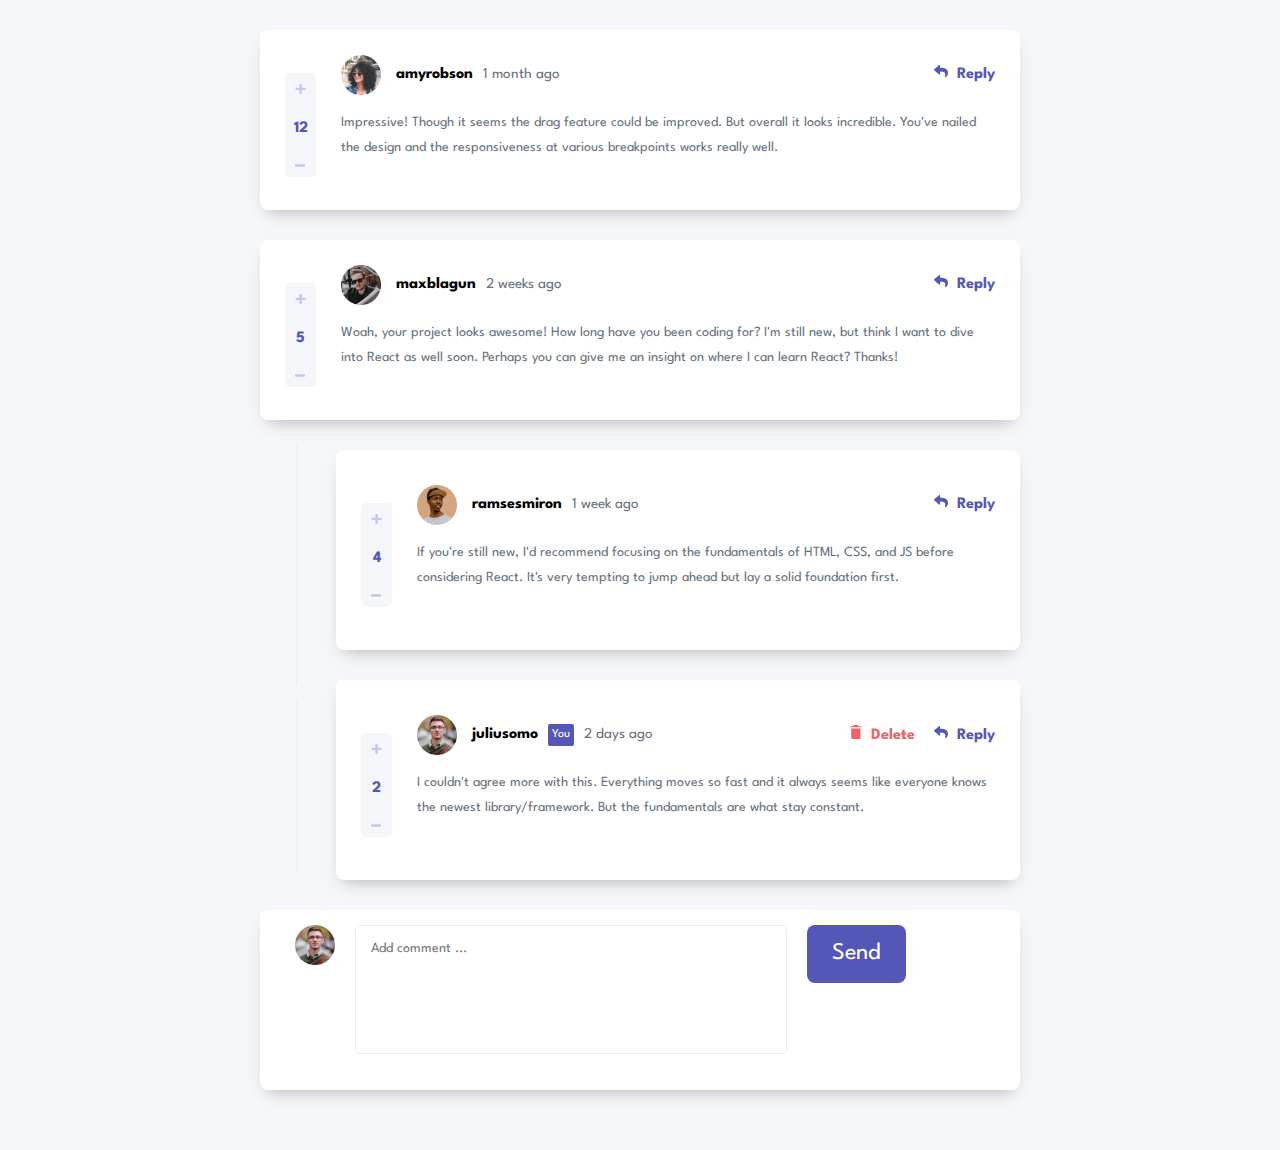
<file: index.html>
<!DOCTYPE html>
<html lang="en">
  <head>
    <meta charset="UTF-8" />
    <meta name="viewport" content="width=device-width, initial-scale=1.0" />
    <!-- displays site properly based on user's device -->
    <link
      rel="stylesheet"
      href="css\all.min.css"
    />
    <link
      rel="stylesheet"
      href="css\style.css"
    />
    <link
      rel="stylesheet"
      href="css\normalize.css"
    />
    <link rel="preconnect" href="https://fonts.googleapis.com" />
    <link rel="preconnect" href="https://fonts.gstatic.com" crossorigin />
    <link
      href="https://fonts.googleapis.com/css2?family=Open+Sans:wght@400;500;700&family=Rubik:wght@300;400;500;700;800&family=Spartan:wght@500;700&display=swap"
      rel="stylesheet"
    />
    <title>Badr | Interactive comments section</title>
  </head>
  <body>
    <div class="container">
     
              
    </div>

    <script src="index.js"></script>
  </body>
</html>
</file>
